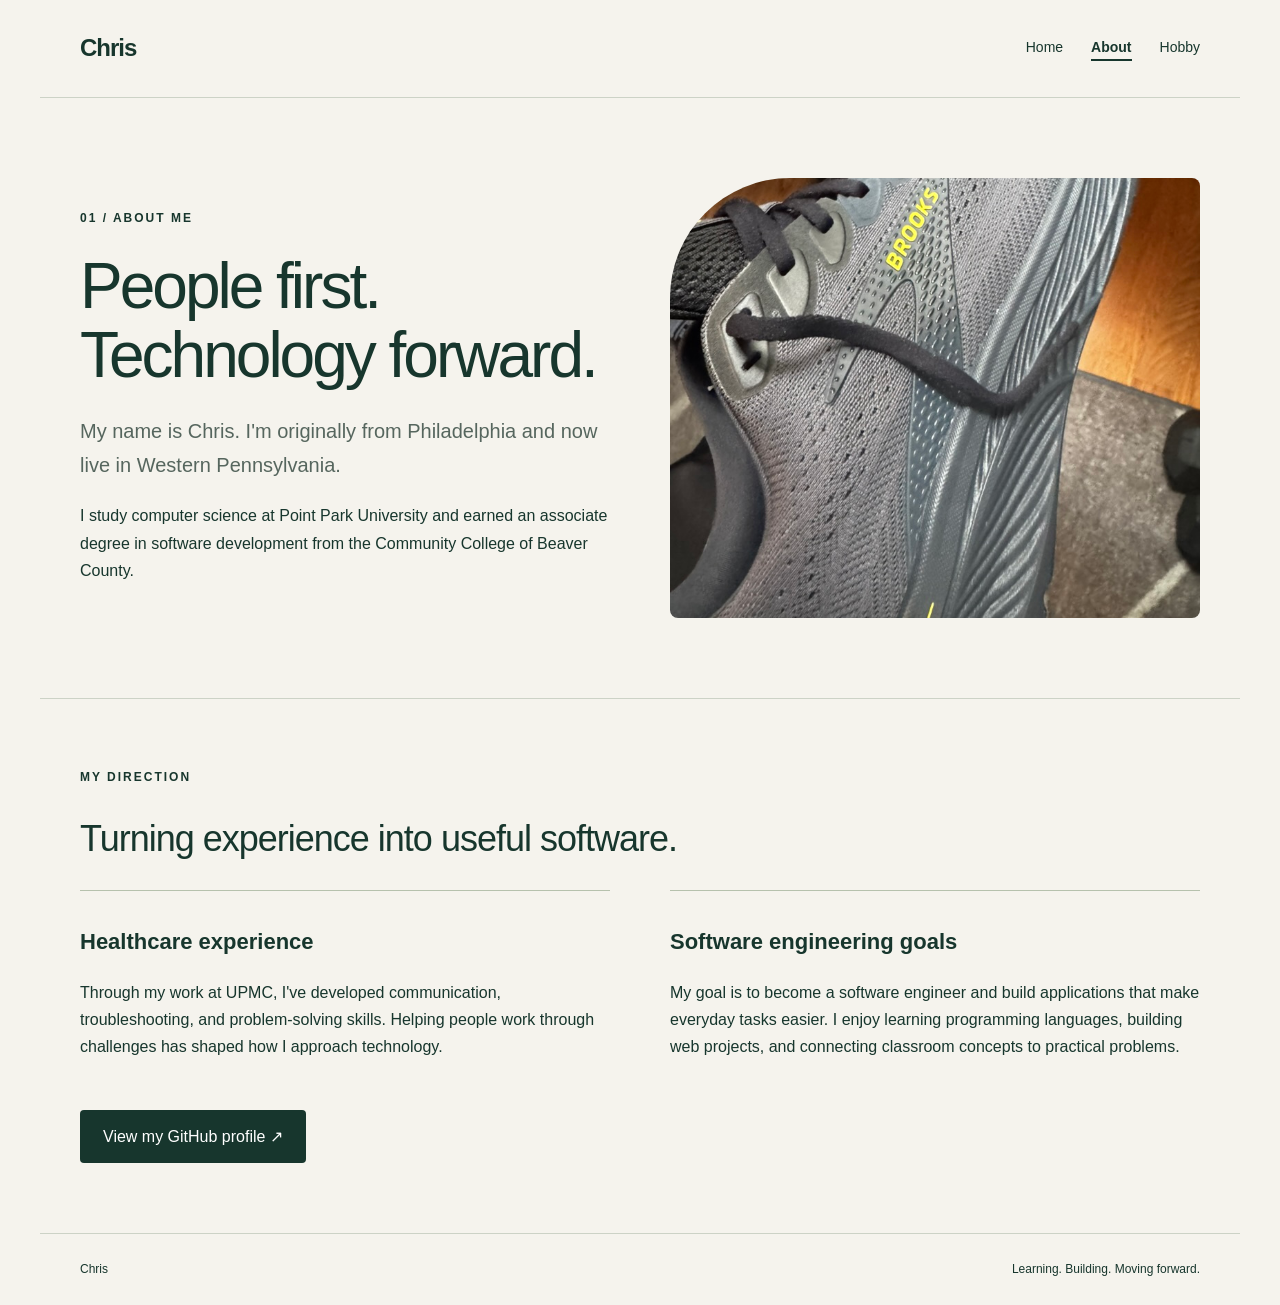
<file: about.html>
<!DOCTYPE html>
<html lang="en">

<head>
    <meta charset="UTF-8">
    <meta name="viewport" content="width=device-width, initial-scale=1">
    <meta name="description" content="Chris: computer science student, aspiring software engineer, and runner.">
    <title>About | Chris</title>
    <link rel="stylesheet" href="styles.css">
</head>

<body><a class="skip" href="#main">Skip to content</a>
    <header><a class="brand" href="index.html">Chris</a>
        <nav aria-label="Main navigation"><a href="index.html">Home</a><a href="about.html"
                aria-current="page">About</a><a href="hobby.html">Hobby</a></nav>
    </header>
    <main id="main">
        <section class="hero">
            <div>
                <p class="eyebrow">01 / About me</p>
                <h1>People first.<br>Technology forward.</h1>
                <p class="lead">My name is Chris. I'm originally from Philadelphia and now live in Western Pennsylvania.
                </p>
                <p>I study computer science at Point Park University and earned an associate degree in software
                    development from the Community College of Beaver County.</p>
            </div>
            <figure><img src="images/about.jpeg"  width="1200"
                    height="800"></figure>
        </section>
        <section class="intro">
            <p class="eyebrow">My direction</p>
            <h2>Turning experience into useful software.</h2>
            <div class="columns">
                <article>
                    <h3>Healthcare experience</h3>
                    <p>Through my work at UPMC, I've developed communication, troubleshooting, and problem-solving
                        skills. Helping people work through challenges has shaped how I approach technology.</p>
                </article>
                <article>
                    <h3>Software engineering goals</h3>
                    <p>My goal is to become a software engineer and build applications that make everyday tasks easier.
                        I enjoy learning programming languages, building web projects, and connecting classroom concepts
                        to practical problems.</p>
                </article>
            </div><a class="button" href="https://github.com/philly2mill">View my GitHub profile ↗</a>
        </section>
    </main>
    <footer><span>Chris</span><span>Learning. Building. Moving forward.</span></footer>
</body>

</html>
</file>
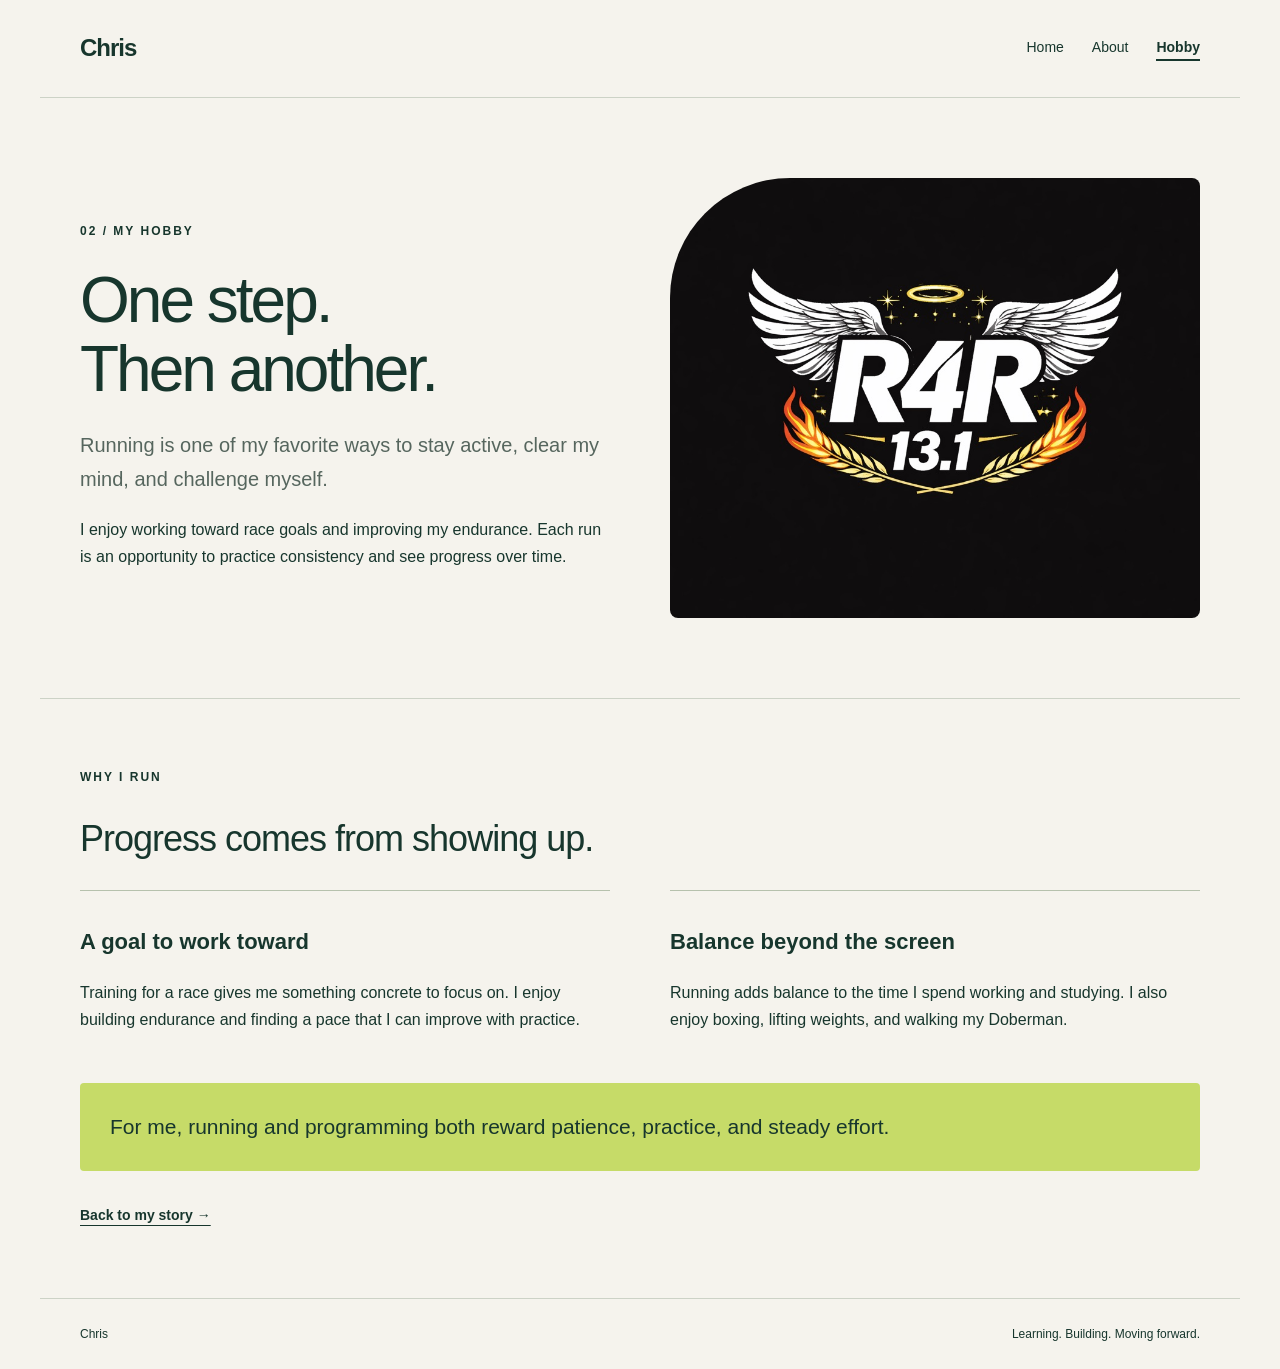
<file: hobby.html>
<!DOCTYPE html>
<html lang="en">

<head>
    <meta charset="UTF-8">
    <meta name="viewport" content="width=device-width, initial-scale=1">
    <meta name="description" content="Chris: computer science student, aspiring software engineer, and runner.">
    <title>Hobby | Chris</title>
    <link rel="stylesheet" href="styles.css">
</head>

<body><a class="skip" href="#main">Skip to content</a>
    <header><a class="brand" href="index.html">Chris</a>
        <nav aria-label="Main navigation"><a href="index.html">Home</a><a href="about.html">About</a><a
                href="hobby.html" aria-current="page">Hobby</a></nav>
    </header>
    <main id="main">
        <section class="hero">
            <div>
                <p class="eyebrow">02 / My hobby</p>
                <h1>One step.<br>Then another.</h1>
                <p class="lead">Running is one of my favorite ways to stay active, clear my mind, and challenge myself.
                </p>
                <p>I enjoy working toward race goals and improving my endurance. Each run is an opportunity to practice
                    consistency and see progress over time.</p>
            </div>
            <figure><img src="images/running.jpeg"  width="1200" height="800">
            </figure>
        </section>
        <section class="intro">
            <p class="eyebrow">Why I run</p>
            <h2>Progress comes from showing up.</h2>
            <div class="columns">
                <article>
                    <h3>A goal to work toward</h3>
                    <p>Training for a race gives me something concrete to focus on. I enjoy building endurance and
                        finding a pace that I can improve with practice.</p>
                </article>
                <article>
                    <h3>Balance beyond the screen</h3>
                    <p>Running adds balance to the time I spend working and studying. I also enjoy boxing, lifting
                        weights, and walking my Doberman.</p>
                </article>
            </div>
            <blockquote>For me, running and programming both reward patience, practice, and steady effort.</blockquote>
            <a class="text-link" href="about.html">Back to my story →</a>
        </section>
    </main>
    <footer><span>Chris</span><span>Learning. Building. Moving forward.</span></footer>
</body>

</html>
</file>
<file: styles.css>
:root{color-scheme:light;--paper:#f5f3ed;--ink:#17362d;--accent:#c6db68;--muted:#56665e}*{box-sizing:border-box}body{margin:0;background:var(--paper);color:var(--ink);font-family:Arial,Helvetica,sans-serif;line-height:1.7}a{color:inherit;text-underline-offset:5px}header,main,footer{max-width:1200px;margin:auto}header{padding:28px 40px;display:flex;justify-content:space-between;align-items:center;border-bottom:1px solid #ccd2c6}.brand{text-decoration:none;font-weight:800;letter-spacing:-1px;font-size:24px}.brand span{font-size:15px;letter-spacing:0;font-weight:400}nav{display:flex;gap:28px}nav a{text-decoration:none;font-size:14px}nav a[aria-current]{border-bottom:2px solid var(--ink);font-weight:bold}.hero{padding:80px 40px;display:grid;grid-template-columns:1fr 1fr;align-items:center;gap:60px}.eyebrow,.number{text-transform:uppercase;letter-spacing:2px;font-size:12px;font-weight:bold}h1{font-size:clamp(42px,5vw,68px);line-height:1.08;letter-spacing:-3px;font-weight:500;margin:24px 0}h2{font-size:36px;line-height:1.2;letter-spacing:-1px;font-weight:500}h3{font-size:22px;line-height:1.3}p{max-width:60ch}.lead{font-size:20px;color:var(--muted)}figure{margin:0}img{display:block;width:100%;height:440px;object-fit:cover;border-radius:120px 8px 8px 8px}figcaption{font-size:11px;color:var(--muted);margin-top:10px}.buttons{display:flex;align-items:center;gap:24px;flex-wrap:wrap;margin-top:30px}.button{display:inline-block;background:var(--ink);color:white;padding:13px 23px;text-decoration:none;border-radius:4px}.button:hover{background:#315748}.text-link{font-size:14px;font-weight:bold}.intro{padding:56px 40px 70px;border-top:1px solid #ccd2c6}.columns{display:grid;grid-template-columns:1fr 1fr;gap:60px;margin:28px 0 34px}.columns article{border-top:1px solid #b6c1ad;padding-top:15px}.number{color:var(--muted)}blockquote{margin:30px 0;background:var(--accent);padding:26px 30px;font-size:21px;border-radius:4px}footer{padding:25px 40px;display:flex;justify-content:space-between;font-size:12px;border-top:1px solid #ccd2c6}.skip{position:absolute;left:16px;top:-100px;background:white;padding:10px;z-index:2}.skip:focus{top:10px}a:focus-visible{outline:3px solid #648120;outline-offset:5px}@media(max-width:700px){header{padding:20px;gap:20px;flex-wrap:wrap}.brand span{display:none}nav{gap:20px}.hero{grid-template-columns:1fr;padding:45px 20px;gap:25px}img{height:320px;border-top-left-radius:90px}.intro{padding:35px 20px}.columns{grid-template-columns:1fr;gap:20px}footer{padding:20px;gap:20px;flex-wrap:wrap}h1{letter-spacing:-2px}h2{font-size:30px}}
</file>
